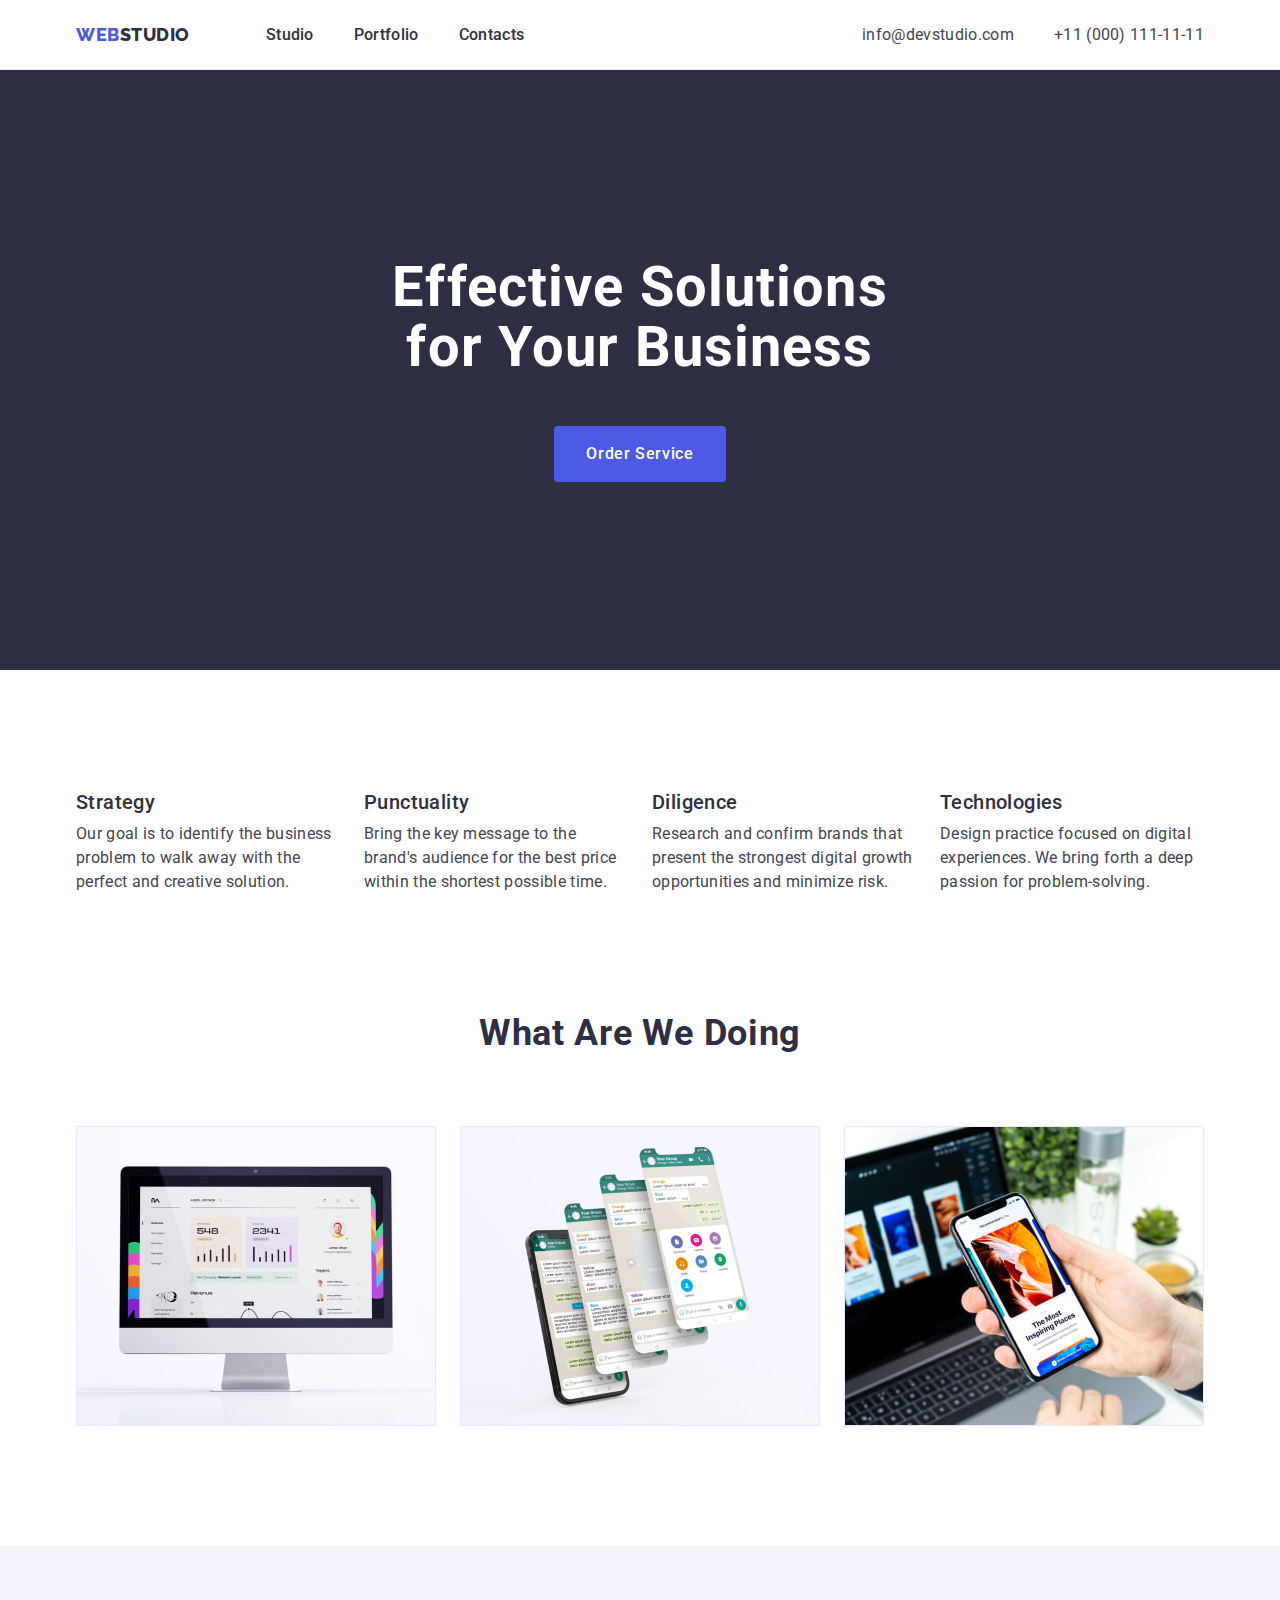
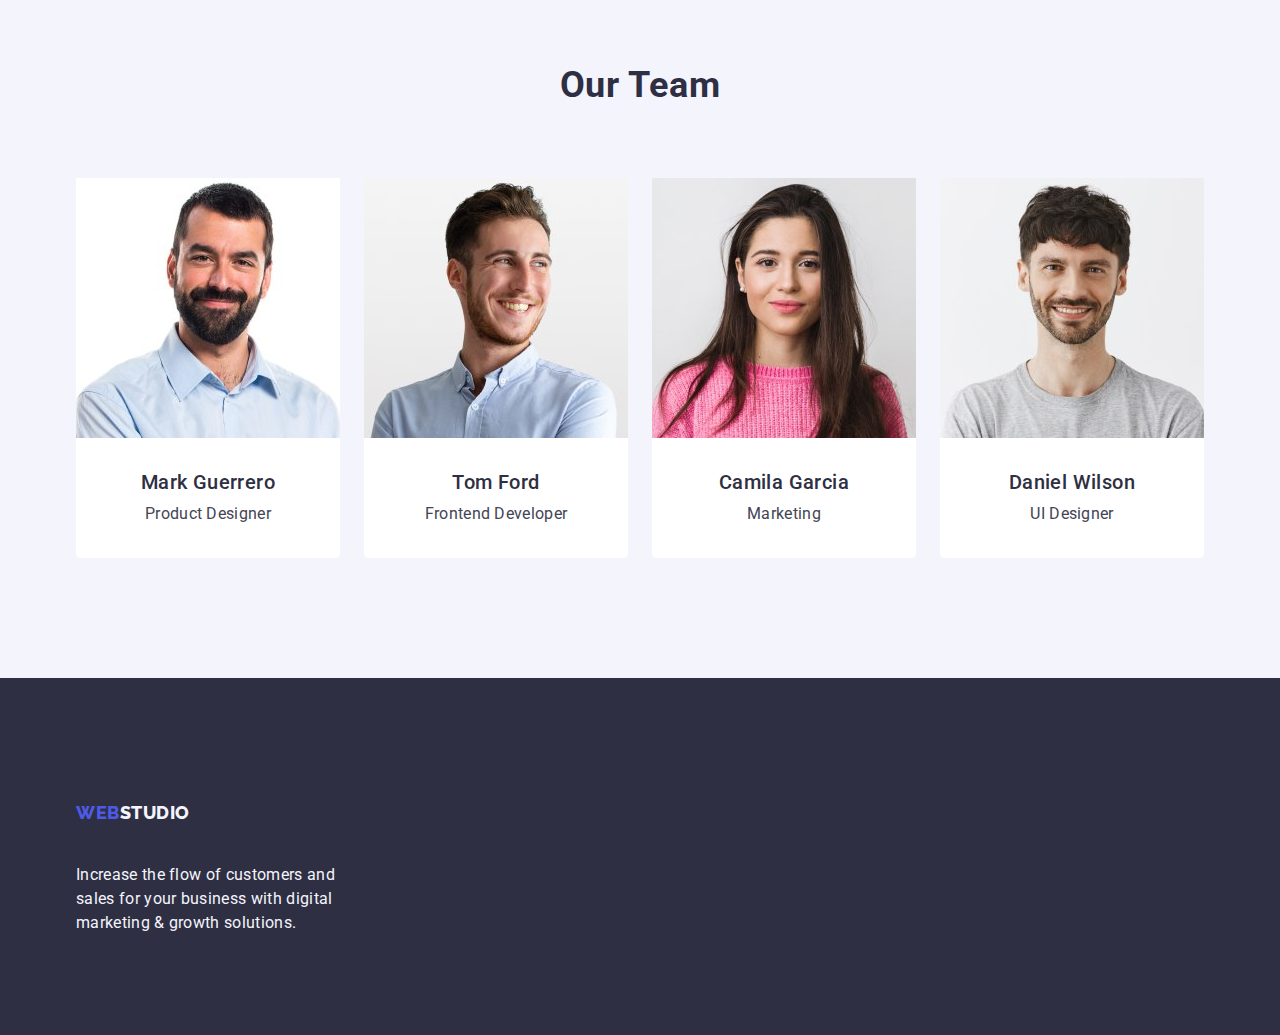
<file: index.html>
<!DOCTYPE html>
<html lang="en">
  <head>
    <meta charset="UTF-8" />
    <meta http-equiv="X-UA-Compatible" content="IE=edge" />
    <meta name="viewport" content="width=device-width, initial-scale=1.0" />
    <title>WebStudio</title>
    <meta name="description" content="Ефективні рішення для вашого бізнесу" />
    <link rel="preconnect" href="https://fonts.gstatic.com" />
    <!-- Normilize -->
    <link
      rel="stylesheet"
      href="https://cdn.jsdelivr.net/npm/modern-normalize@2.0.0/modern-normalize.min.css"
    />
    <!-- Custom styles -->
    <link rel="stylesheet" href="./css/styles.css" />
    <link rel="preconnect" href="https://fonts.googleapis.com" />
    <link rel="preconnect" href="https://fonts.gstatic.com" crossorigin />
    <link
      href="https://fonts.googleapis.com/css2?family=Raleway:wght@800&family=Roboto:wght@400;500;700;900&display=swap"
      rel="stylesheet"
    />
  </head>

  <body>
    <!-- Header section -->
    <header class="header">
      <div class="header-container container">
        <nav class="header-nav">
          <a class="header-logo link" href="./index.html"
            >Web<span class="header-logo-blue">Studio</span></a
          >
          <ul class="header-nav list">
            <li class="header-item">
              <a class="header-link link" href="./index.html">Studio</a>
            </li>
            <li class="header-item">
              <a class="header-link link" href="./portfolio.html">Portfolio</a>
            </li>
            <li class="header-item">
              <a class="header-link link" href="">Contacts</a>
            </li>
          </ul>
        </nav>
        <address class="header-address">
          <ul class="header-address-list list">
            <li class="header-address link">
              <a class="header-address link" href="mailto:info@devstudio.com">info@devstudio.com</a>
            </li>
            <li class="header-address link">
              <a class="header-address link" href="tel:+110001111111">+11 (000) 111-11-11</a>
            </li>
          </ul>
        </address>
      </div>
    </header>

    <!-- Main block -->
    <main class="main">
      <!-- Hero section -->
      <section class="section hero">
        <div class="hero-container container">
          <h1 class="hero-title">Effective Solutions for Your Business</h1>
          <button type="button" class="hero-btn">Order Service</button>
        </div>
      </section>

      <!-- Features section -->
      <section class="features section">
        <div class="container">
          <h2 hidden class="visually-hidden">Features</h2>
          <ul class="features-list list">
            <li class="features-item">
              <h3 class="section-features-subtitle">Strategy</h3>
              <p class="features-text">
                Our goal is to identify the business problem to walk away with the perfect and
                creative solution.
              </p>
            </li>
            <li class="features-item">
              <h3 class="section-features-subtitle">Punctuality</h3>
              <p class="features-text">
                Bring the key message to the brand's audience for the best price within the shortest
                possible time.
              </p>
            </li>
            <li class="features-item">
              <h3 class="section-features-subtitle">Diligence</h3>
              <p class="features-text">
                Research and confirm brands that present the strongest digital growth opportunities
                and minimize risk.
              </p>
            </li>
            <li class="features-item">
              <h3 class="section-features-subtitle">Technologies</h3>
              <p class="features-text">
                Design practice focused on digital experiences. We bring forth a deep passion for
                problem-solving.
              </p>
            </li>
          </ul>
        </div>
      </section>

      <!-- What are we doing section -->
      <section class="section-product">
        <div class="container">
          <h2 class="section-product-title">What are we doing</h2>
          <ul class="section-product-list">
            <li class="section-product-list-item">
              <img
                src="./images/what_are_we_doing_2/img-1.jpg"
                alt="computer"
                width="360"
                height="300"
              />
            </li>
            <li class="section-product-list-item">
              <img
                src="./images/what_are_we_doing_2/img-2.jpg"
                alt="screens"
                width="360"
                height="300"
              />
            </li>
            <li class="section-product-list-item">
              <img
                src="./images/what_are_we_doing_2/img-3.jpg"
                alt="phone"
                width="360"
                height="300"
              />
            </li>
          </ul>
        </div>
      </section>
      <!-- Team section -->
      <section class="section team">
        <div class="container">
          <h2 class="section-team-title">Our Team</h2>
          <ul class="team-list">
            <li class="team-list-item">
              <img
                src="./images/our_team/img1.jpg"
                alt="Mark Guerrero Product Designer"
                width="264"
                height="260"
              />
              <div class="team-card-content">
                <h3 class="team-name">Mark Guerrero</h3>
                <p class="team-name-job">Product Designer</p>
              </div>
            </li>
            <li class="team-list-item">
              <img
                src="./images/our_team/img2.jpg"
                alt="Tom Ford Frontend Developer"
                width="264"
                height="260"
              />
              <div class="team-card-content">
                <h3 class="team-name">Tom Ford</h3>
                <p class="team-name-job">Frontend Developer</p>
              </div>
            </li>
            <li class="team-list-item">
              <img
                src="./images/our_team/img3.jpg"
                alt="Camila Garcia Marketing"
                width="264"
                height="260"
              />
              <div class="team-card-content">
                <h3 class="team-name">Camila Garcia</h3>
                <p class="team-name-job">Marketing</p>
              </div>
            </li>
            <li class="team-list-item">
              <img
                src="./images/our_team/img4.jpg"
                alt="Daniel Wilson UI Designer"
                width="264"
                height="260"
              />
              <div class="team-card-content">
                <h3 class="team-name">Daniel Wilson</h3>
                <p class="team-name-job">UI Designer</p>
              </div>
            </li>
          </ul>
        </div>
      </section>
    </main>

    <!-- Footer section -->
    <footer class="footer">
      <div class="container">
        <a class="header-logo link" href="./index.html"
          >Web<span class="footer-logo-light">Studio</span></a
        >
        <p class="footer-text">
          Increase the flow of customers and sales for your business with digital marketing & growth
          solutions.
        </p>
      </div>
    </footer>
  </body>
</html>
</file>
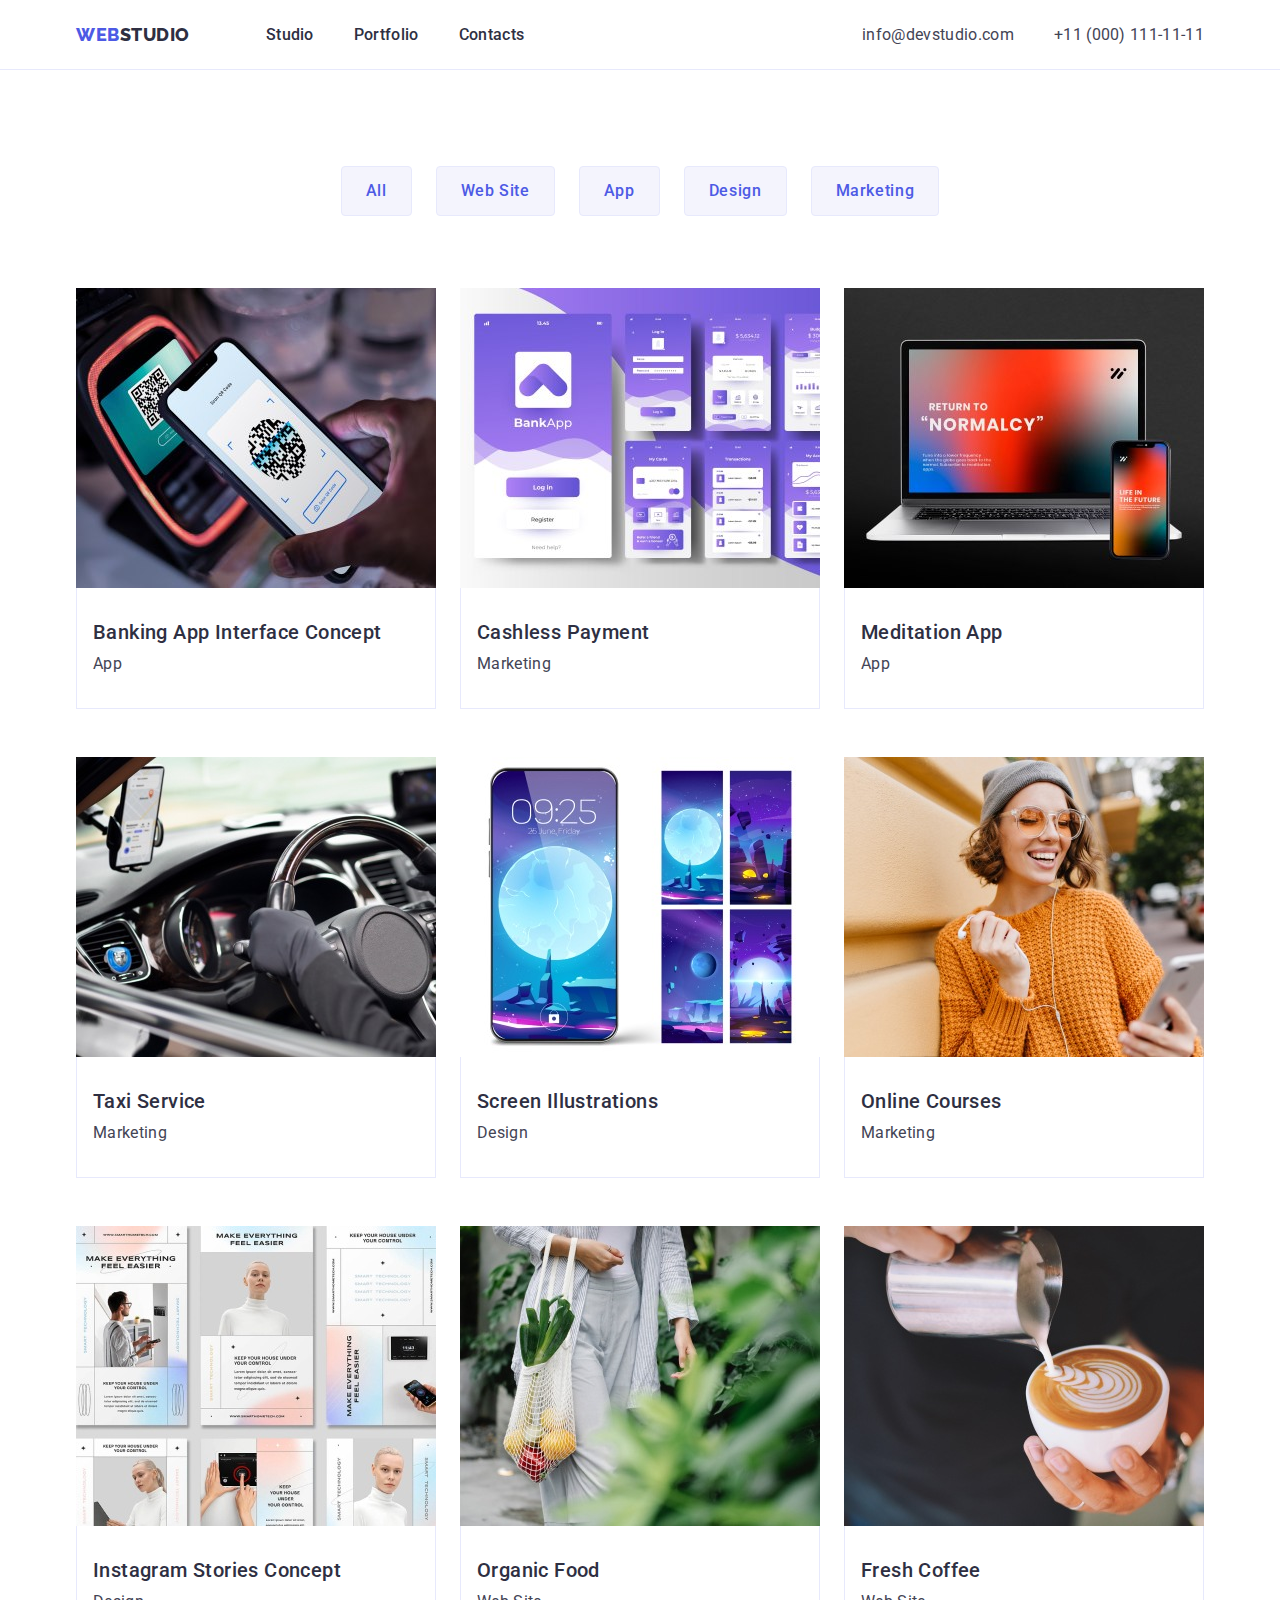
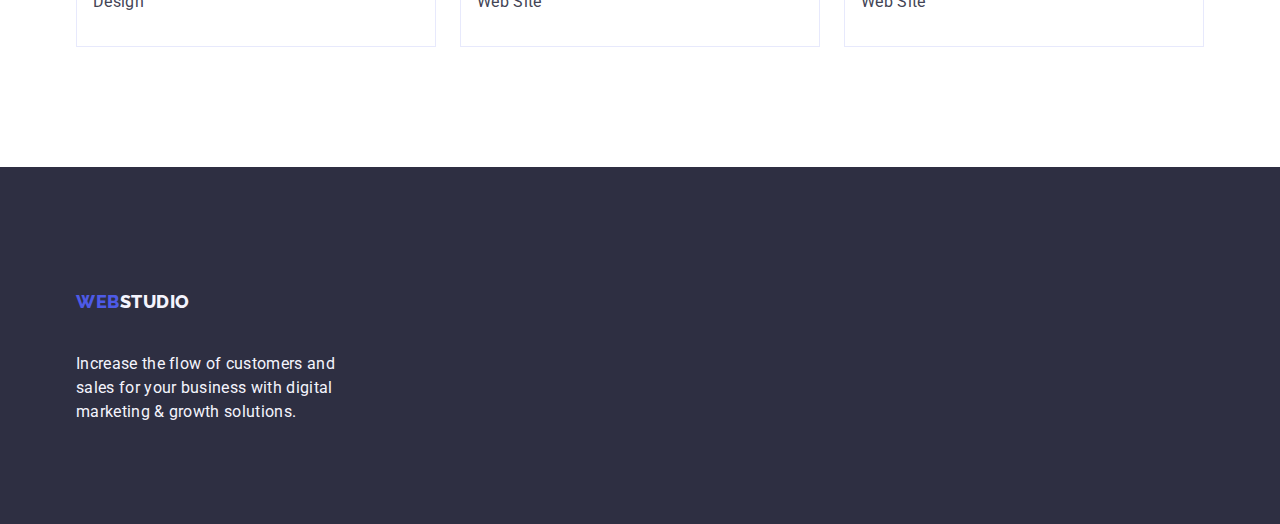
<file: portfolio.html>
<!DOCTYPE html>
<html lang="en">
  <head>
    <meta charset="UTF-8" />
    <meta http-equiv="X-UA-Compatible" content="IE=edge" />
    <meta name="viewport" content="width=device-width, initial-scale=1.0" />
    <title>Portfolio</title>
    <link rel="preconnect" href="https://fonts.gstatic.com" />
    <!-- Normilize -->
    <link
      rel="stylesheet"
      href="https://cdn.jsdelivr.net/npm/modern-normalize@2.0.0/modern-normalize.min.css"
    />
    <!-- Custom styles -->
    <link rel="stylesheet" href="./css/styles.css" />
    <link rel="preconnect" href="https://fonts.googleapis.com" />
    <link rel="preconnect" href="https://fonts.gstatic.com" crossorigin />
    <link
      href="https://fonts.googleapis.com/css2?family=Raleway:wght@800&family=Roboto:wght@400;500;700;900&display=swap"
      rel="stylesheet"
    />
  </head>

  <body class="body">
    <!-- Header section -->
    <header class="header">
      <div class="header-container container">
        <nav class="header-nav">
          <a class="header-logo link" href="./index.html"
            >Web<span class="header-logo-blue">Studio</span></a
          >
          <ul class="header-nav list">
            <li class="header-item">
              <a class="header-link link" href="./index.html">Studio</a>
            </li>
            <li class="header-item">
              <a class="header-link link" href="./portfolio.html">Portfolio</a>
            </li>
            <li class="header-item">
              <a class="header-link link" href="">Contacts</a>
            </li>
          </ul>
        </nav>
        <address class="header-address">
          <ul class="header-address-list list">
            <li class="header-address link">
              <a class="header-address link" href="mailto:info@devstudio.com">info@devstudio.com</a>
            </li>
            <li class="header-address link">
              <a class="header-address link" href="tel:+110001111111">+11 (000) 111-11-11</a>
            </li>
          </ul>
        </address>
      </div>
    </header>
    <!-- Main block -->
    <main>
      <!-- Main section -->
      <section class="portfolio section">
        <div class="container">
          <h1 hidden class="visually-hidden">Filters</h1>
          <ul class="portfolio-filters-list">
            <li class="portfolio-filters-item"
              ><button type="button" class="portfolio-btn">All</button></li
            >
            <li class="portfolio-filters-item"
              ><button type="button" class="portfolio-btn">Web Site</button></li
            >
            <li class="portfolio-filters-item"
              ><button type="button" class="portfolio-btn">App</button></li
            >
            <li class="portfolio-filters-item"
              ><button type="button" class="portfolio-btn">Design</button></li
            >
            <li class="portfolio-filters-item"
              ><button type="button" class="portfolio-btn">Marketing</button></li
            >
          </ul>
          <ul class="portfolio-examples-list">
            <li class="portfolio-examples-list-item">
              <a class="link" href>
                <img
                  src="./images/row_1/img-1.jpg"
                  alt="Banking App Interface Concept"
                  width="360"
                  height="300"
                />
                <div class="card-content">
                  <h2 class="portfolio-subtitle">Banking App Interface Concept</h2>
                  <p class="portfolio-examples-text">App</p>
                </div>
              </a>
            </li>
            <li class="portfolio-examples-list-item">
              <a class="link" href>
                <img
                  src="./images/row_1/img-2.jpg"
                  alt="Cashless Payment with a phone"
                  width="360"
                  height="300"
                />
                <div class="card-content">
                  <h2 class="portfolio-subtitle">Cashless Payment</h2>
                  <p class="portfolio-examples-text">Marketing</p>
                </div>
              </a>
            </li>
            <li class="portfolio-examples-list-item">
              <a class="link" href>
                <img
                  src="./images/row_1/img.jpg"
                  alt="Meditation App on a mobile and a computer"
                  width="360"
                  height="300"
                />
                <div class="card-content">
                  <h2 class="portfolio-subtitle">Meditation App</h2>
                  <p class="portfolio-examples-text">App</p>
                </div>
              </a>
            </li>
            <li class="portfolio-examples-list-item">
              <a class="link" href>
                <img src="./images/row_2/img-1.jpg" alt="A taxi" width="360" height="300" />
                <div class="card-content">
                  <h2 class="portfolio-subtitle">Taxi Service</h2>
                  <p class="portfolio-examples-text">Marketing</p>
                </div>
              </a>
            </li>
            <li class="portfolio-examples-list-item">
              <a class="link" href>
                <img
                  src="./images/row_2/img-2.jpg"
                  alt="Screen Illustrations"
                  width="360"
                  height="300"
                />
                <div class="card-content">
                  <h2 class="portfolio-subtitle">Screen Illustrations</h2>
                  <p class="portfolio-examples-text">Design</p>
                </div>
              </a>
            </li>
            <li class="portfolio-examples-list-item">
              <a class="link" href>
                <img
                  src="./images/row_2/img-3.jpg"
                  alt="Girl having online courses using her mobile"
                  width="360"
                  height="300"
                />
                <div class="card-content">
                  <h2 class="portfolio-subtitle">Online Courses</h2>
                  <p class="portfolio-examples-text">Marketing</p>
                </div>
              </a>
            </li>
            <li class="portfolio-examples-list-item">
              <a class="link" href>
                <img
                  src="./images/row_3/img-01.jpg"
                  alt="Instagram Stories Concept"
                  width="360"
                  height="300"
                />
                <div class="card-content">
                  <h2 class="portfolio-subtitle">Instagram Stories Concept</h2>
                  <p class="portfolio-examples-text">Design</p>
                </div>
              </a>
            </li>
            <li class="portfolio-examples-list-item">
              <a class="link" href>
                <img
                  src="./images/row_3/img-02.jpg"
                  alt="Girl carying a bag with fruit and vegetables"
                  width="360"
                  height="300"
                />
                <div class="card-content">
                  <h2 class="portfolio-subtitle">Organic Food</h2>
                  <p class="portfolio-examples-text">Web Site</p>
                </div>
              </a>
            </li>
            <li class="portfolio-examples-list-item">
              <a class="link" href>
                <img
                  src="./images/row_3/img-03.jpg"
                  alt="Barista making coffee"
                  width="360"
                  height="300"
                />
                <div class="card-content">
                  <h2 class="portfolio-subtitle">Fresh Coffee</h2>
                  <p class="portfolio-examples-text">Web Site</p>
                </div>
              </a>
            </li>
          </ul>
        </div>
      </section>
    </main>

    <!-- Footer section -->
    <footer class="footer">
      <div class="container">
        <a class="header-logo link" href="./index.html"
          >Web<span class="footer-logo-light">Studio</span></a
        >
        <p class="footer-text">
          Increase the flow of customers and sales for your business with digital marketing & growth
          solutions.
        </p>
      </div>
    </footer>
  </body>
</html>
</file>
<file: css/styles.css>
:root {
  /* Font */
  --primary-font: Roboto, sans-serif;
  /* Colors */
  --headings-cl: #2E2F42;
  --text-cl: #434455;
  --CTA-iris: #4D5AE5;
  --CTA-ocean: #404BBF;
  --light-bg: #F4F4FD;
  --white-cl: white;
  --acent-cl: #E7E9FC; 
}


/* Reset */

ul,
ol {
  list-style: none;
  margin: 0;
    padding: 0;
}


.link {
  text-decoration: none;
  color: currentColor;
  font-style: normal;
}

button {
  font-family: inherit;
  cursor: pointer;
}

h1,
h2,
h3,
h4,
h5,
h6,
p {
  margin: 0;
}

img {
  display: block;
  max-width: 100%;
  height: auto;
}

.visually-hidden {
  position: absolute;
  width: 1px;
  height: 1px;
  margin: -1px;
  border: 0;
  padding: 0;

  white-space: nowrap;
  clip-path: inset(100%);
  clip: rect(0 0 0 0);
  overflow: hidden;
}

/**
  |============================
  | Common styles
  |============================
*/

body {
  font-family: var(--primary-font);
  color: var(--text-cl);
  line-height: 1.5;
  letter-spacing: 0.02em;
  background-color: var(--white-cl);
}

.container {
  max-width: 1158px;
  padding: 0 15px;
  margin: 0 auto;
}

/**
  |============================
  | Header section
  |============================
*/

.header {
  border-bottom: 1px solid var(--acent-cl);
}


.header-nav {
  display: flex;
  align-items: center;
}

.header-nav.list {
  display: flex;
  align-items: center;
    gap: 40px;
}

.header-logo {
    font-family: Raleway, sans-serif;
      font-weight: 800;
      font-size: 18px;
      line-height: 1.17;
      letter-spacing: 0.03em;
      text-transform: uppercase;
      color: var(--CTA-iris);
      padding-top: 24px;
      padding-bottom: 24px;
      margin-right: 76px;
}

.header-logo-blue {
  color: var(--headings-cl);
}

.link {}

.header-container {
  display: flex;
  align-items: center;
  justify-content: space-between;
}

.header-address-list {
  display: flex;
  align-items: center;
  gap: 40px;
}

.header-item {}

.header-link {
  font-weight: 500;
  font-size: 16px;
  line-height: 1.5;
  letter-spacing: 0.02em;
  color: var(--headings-cl);
  padding: 24px 0;
}

.header-link:hover, .header-link:focus, .header-address.link:hover, .header-address.link:focus {
  color: var(--CTA-ocean);
}

.header-address {
  font-style: normal;
}

.header-address.link {
color: var(--text-cl);
letter-spacing: 0.02em;
}

.main {}

.section {}

/**
  |============================
  | Hero Styles
  |============================
*/

.hero {
  background-color: var(--headings-cl);
  padding-top: 188px;
  padding-bottom: 188px;
}

.hero-title {
  font-size: 56px;
  line-height: 1.07;
  text-align: center;
  letter-spacing: 0.02em;
  color: var(--white-cl);
  margin: 0 auto;
  max-width: 496px;
  padding-bottom: 48px;
}

.hero-btn {
  background-color: var(--CTA-iris);
  font-weight: 500;
  font-size: 16px;
  line-height: 1.5;
  letter-spacing: 0.04em;
  color: var(--white-cl);
  display: block;
  min-width: 169px;
  height: 56px;
  padding: 16px 32px;
  margin: 0 auto;
  border: none;
  border-radius: 4px;
}

.hero-btn:hover, .hero-btn:focus {
  background-color: var(--CTA-ocean);
}

/**
  |============================
  | Features styles
  |============================
*/

.features {
  padding: 120px 0;
}

.features-list {
  display: flex;
  gap: 24px;
  align-items: baseline;
}

.features-item {
  width: calc((100% - 3 * 24px) / 4);
}


.section-features-subtitle, .portfolio-subtitle, .team-name {
  font-size: 20px;
  font-weight: 500;
  line-height: 1.2;
  color: var(--headings-cl);
  letter-spacing: 0.02em;
}

.section-features-subtitle {
  margin-bottom: 8px;
}

.features-text {}

/**
  |============================
  | What are we doing section
  |============================
*/

.section-product {
  padding-bottom: 120px;
}

.section-product-list {
  display: flex;
  gap: 24px;
  align-items: center;
}

.section-product-list-item {}


.section-product-title, .section-team-title {
  line-height: 1.11;
  font-size: 36px;
  color: var(--headings-cl);
  text-transform: capitalize;
  letter-spacing: 0.02em;
  text-align: center;
  margin-bottom: 72px;
}

/**
  |============================
  | Team section styles
  |============================
*/

.team {
  background-color: var(--light-bg);
  letter-spacing: 0.02em;
  padding: 120px 0;
}

.section-team-title {}

.team-list {
display: flex;
align-items: center;
gap: 24px;
}

.team-name {
  margin-bottom: 8px;
}

.team-list-item {
  background-color: var(--white-cl);
  border-radius: 0px 0px 4px 4px;
}

.team-card-content {
  padding: 32px 16px;
  text-align: center;
  
}

.team-name-job {
  font-size: 16px;
}

/**
  |============================
  | Portfolio styles
  |============================
*/

.portfolio {
  padding-bottom: 120px;
    padding-top: 96px;
}

.section {}

.portfolio-btn {
  font-weight: 500;
  line-height: 1.5;
    letter-spacing: 0.04em;
    color: var(--CTA-iris);
    background-color: var(--light-bg);
      text-transform: capitalize;
        padding: 12px 24px;
        border: 1px solid var(--acent-cl);
        border-radius: 4px;
}

.portfolio-btn:hover, .portfolio-btn:focus {
background-color: var(--CTA-ocean);
color: var(--white-cl);
border: 1px solid transparent;
}

.portfolio-subtitle {
  margin-bottom: 8px;
}

.portfolio-filters-list {
display: flex;
align-items: center;
  gap: 24px;
    margin-bottom: 72px;
    justify-content: center;
}

.portfolio-filters-item {}

.portfolio-examples-list {
  display: flex;
  flex-wrap: wrap;
  align-items: center;
  row-gap: 48px;
  column-gap: 24px;
}

.portfolio-examples-list-item {
  width: calc((100% - 2*24) / 3);
}

.portfolio-examples-text {}

.card-content {
  padding: 32px 16px;
  border: 1px solid var(--acent-cl);
  border-top: none;
}

/**
  |============================
  | Footer styles
  |============================
*/

.footer {
  background-color: var(--headings-cl);
  color: var(--light-bg);
  padding: 100px 0;
}

.footer-text {
  letter-spacing: 0.02em;
  max-width: 264px;
}

footer .header-logo {
  display: inline-block;
  margin-bottom: 16px;
}

.footer-logo-light {
  color: var(--light-bg);
}
</file>
